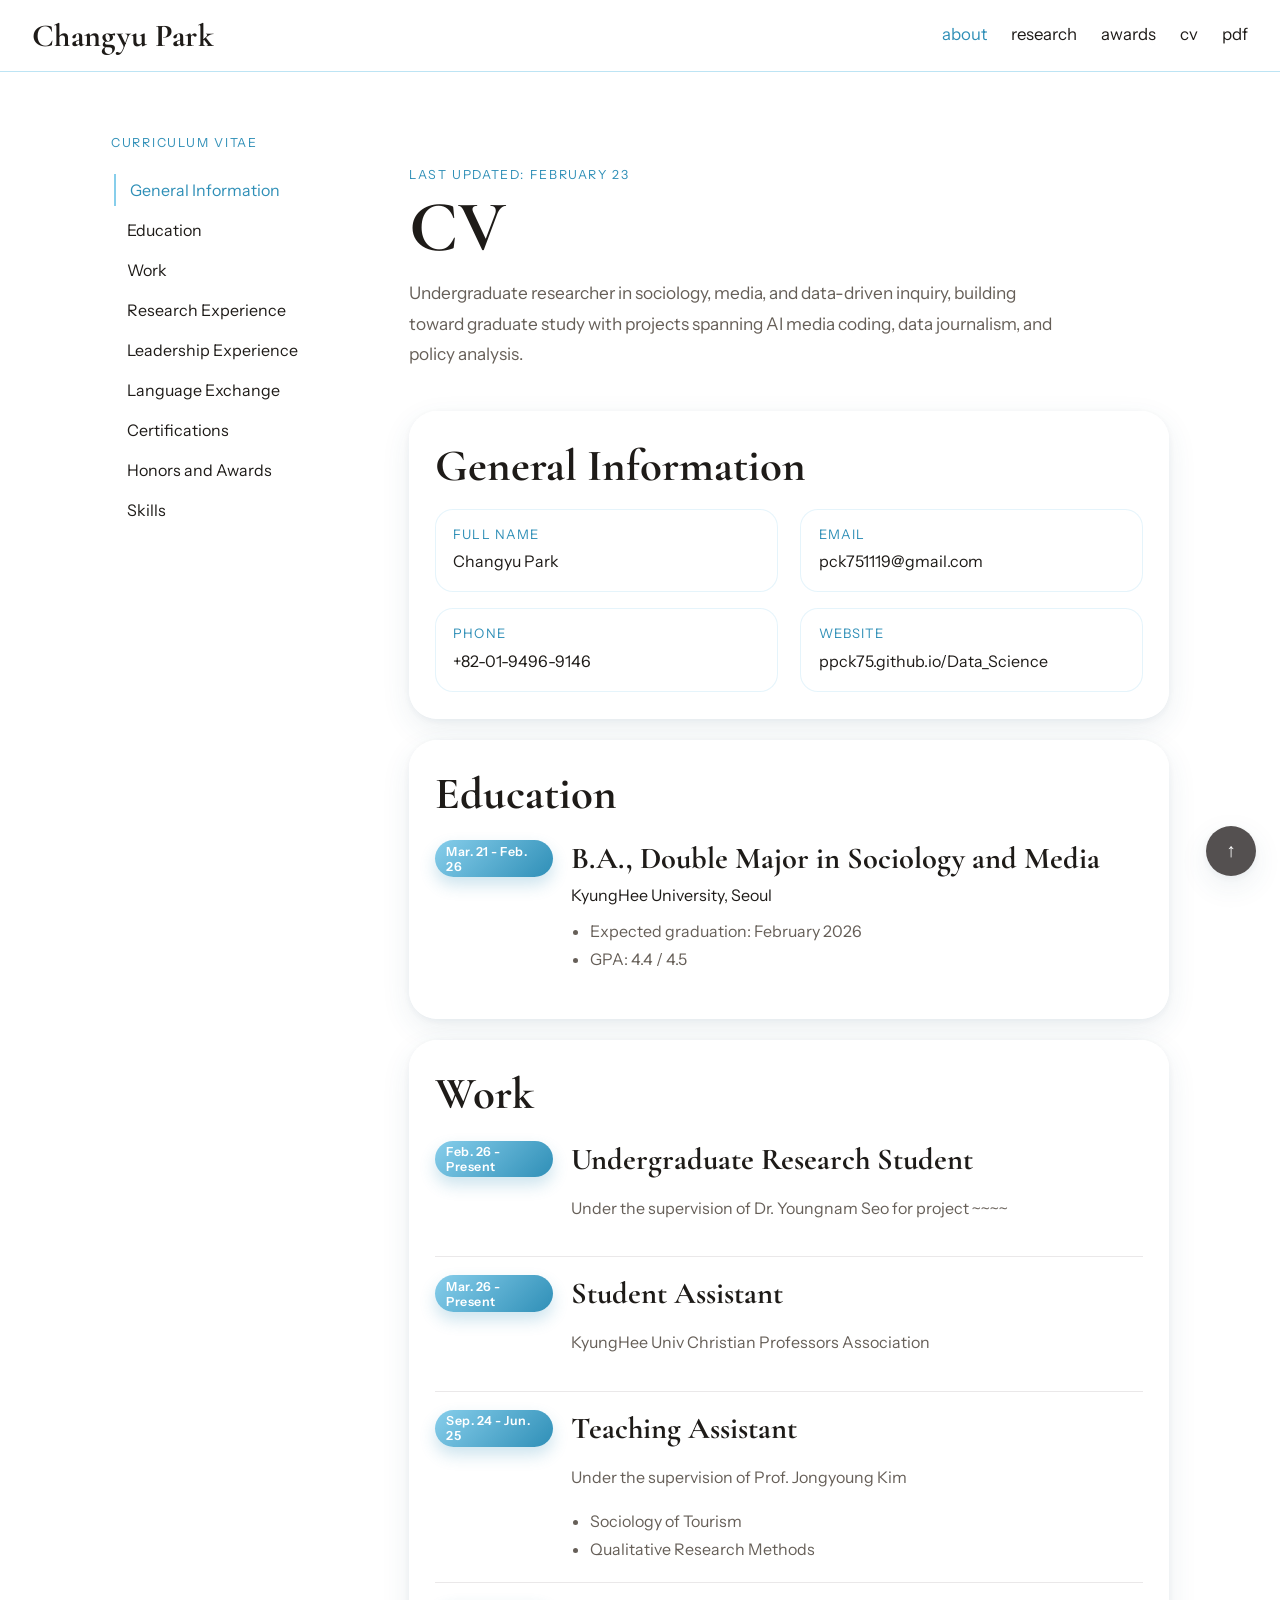
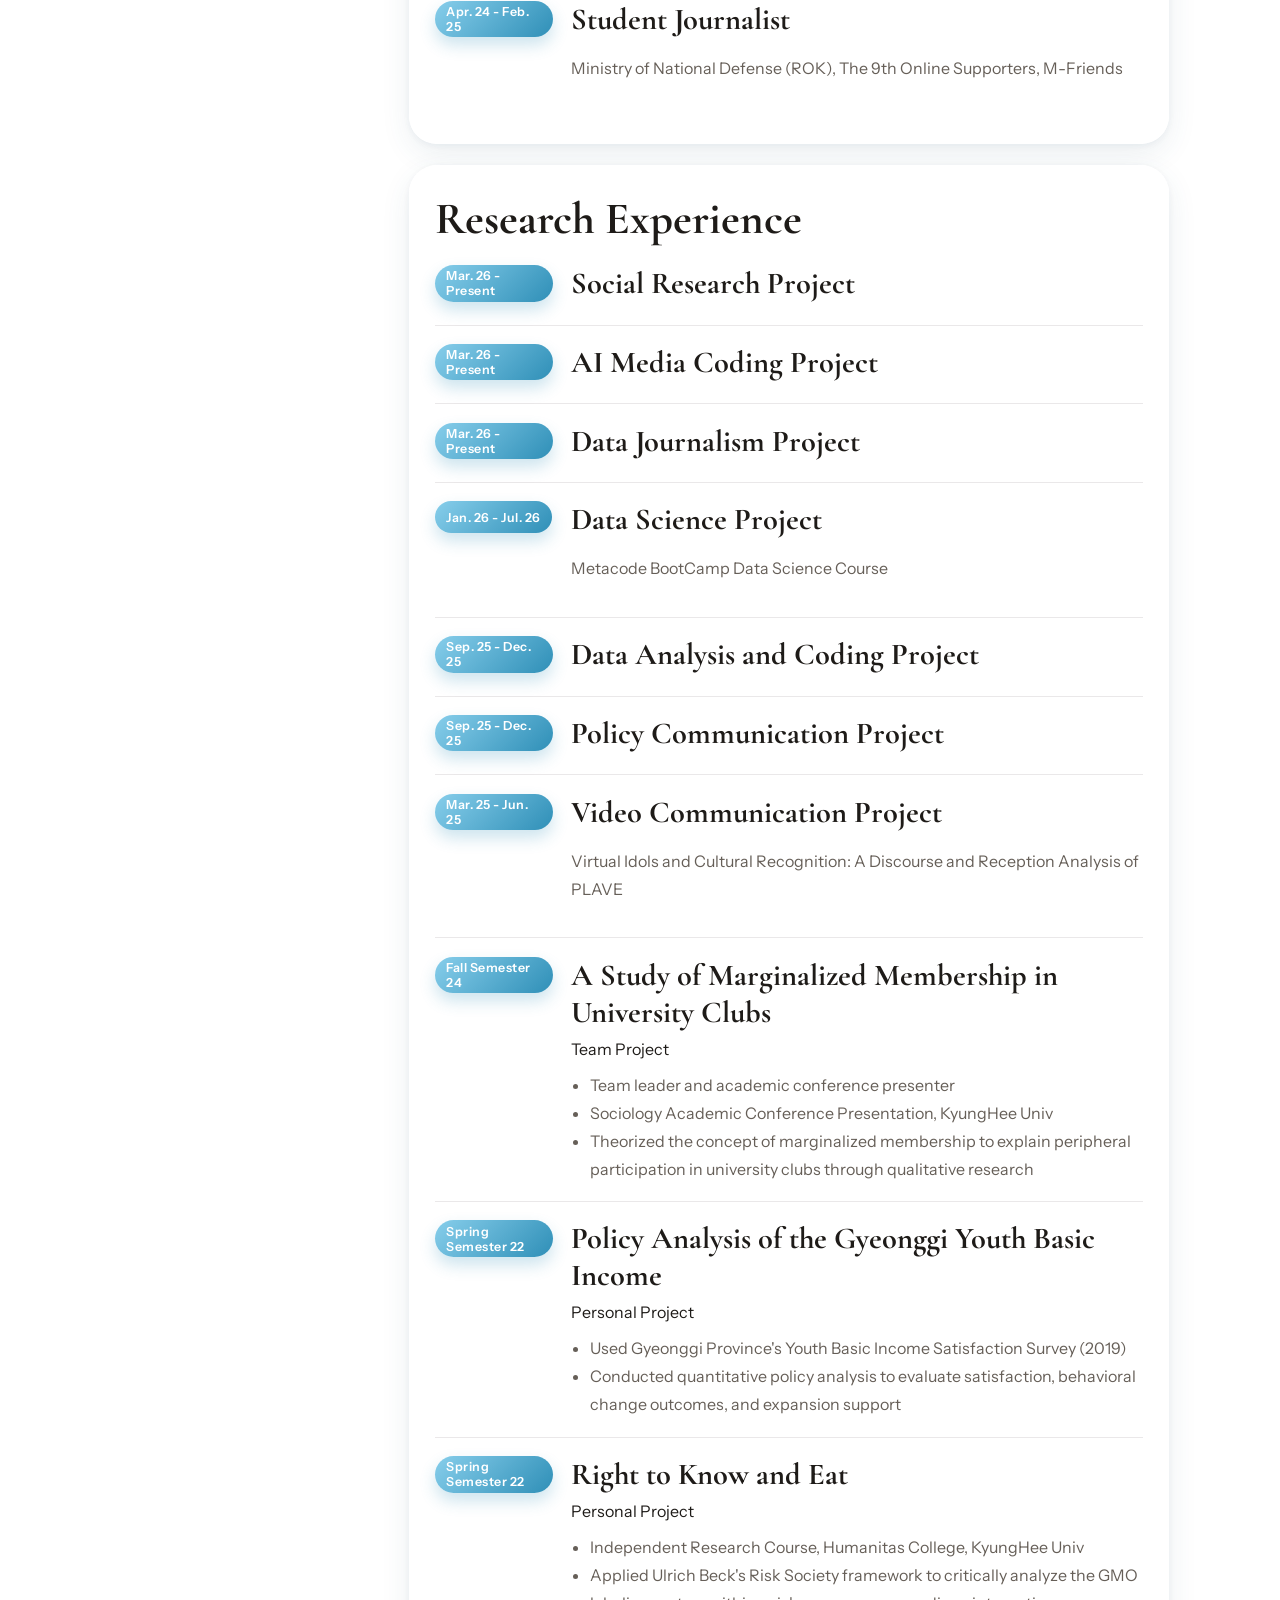
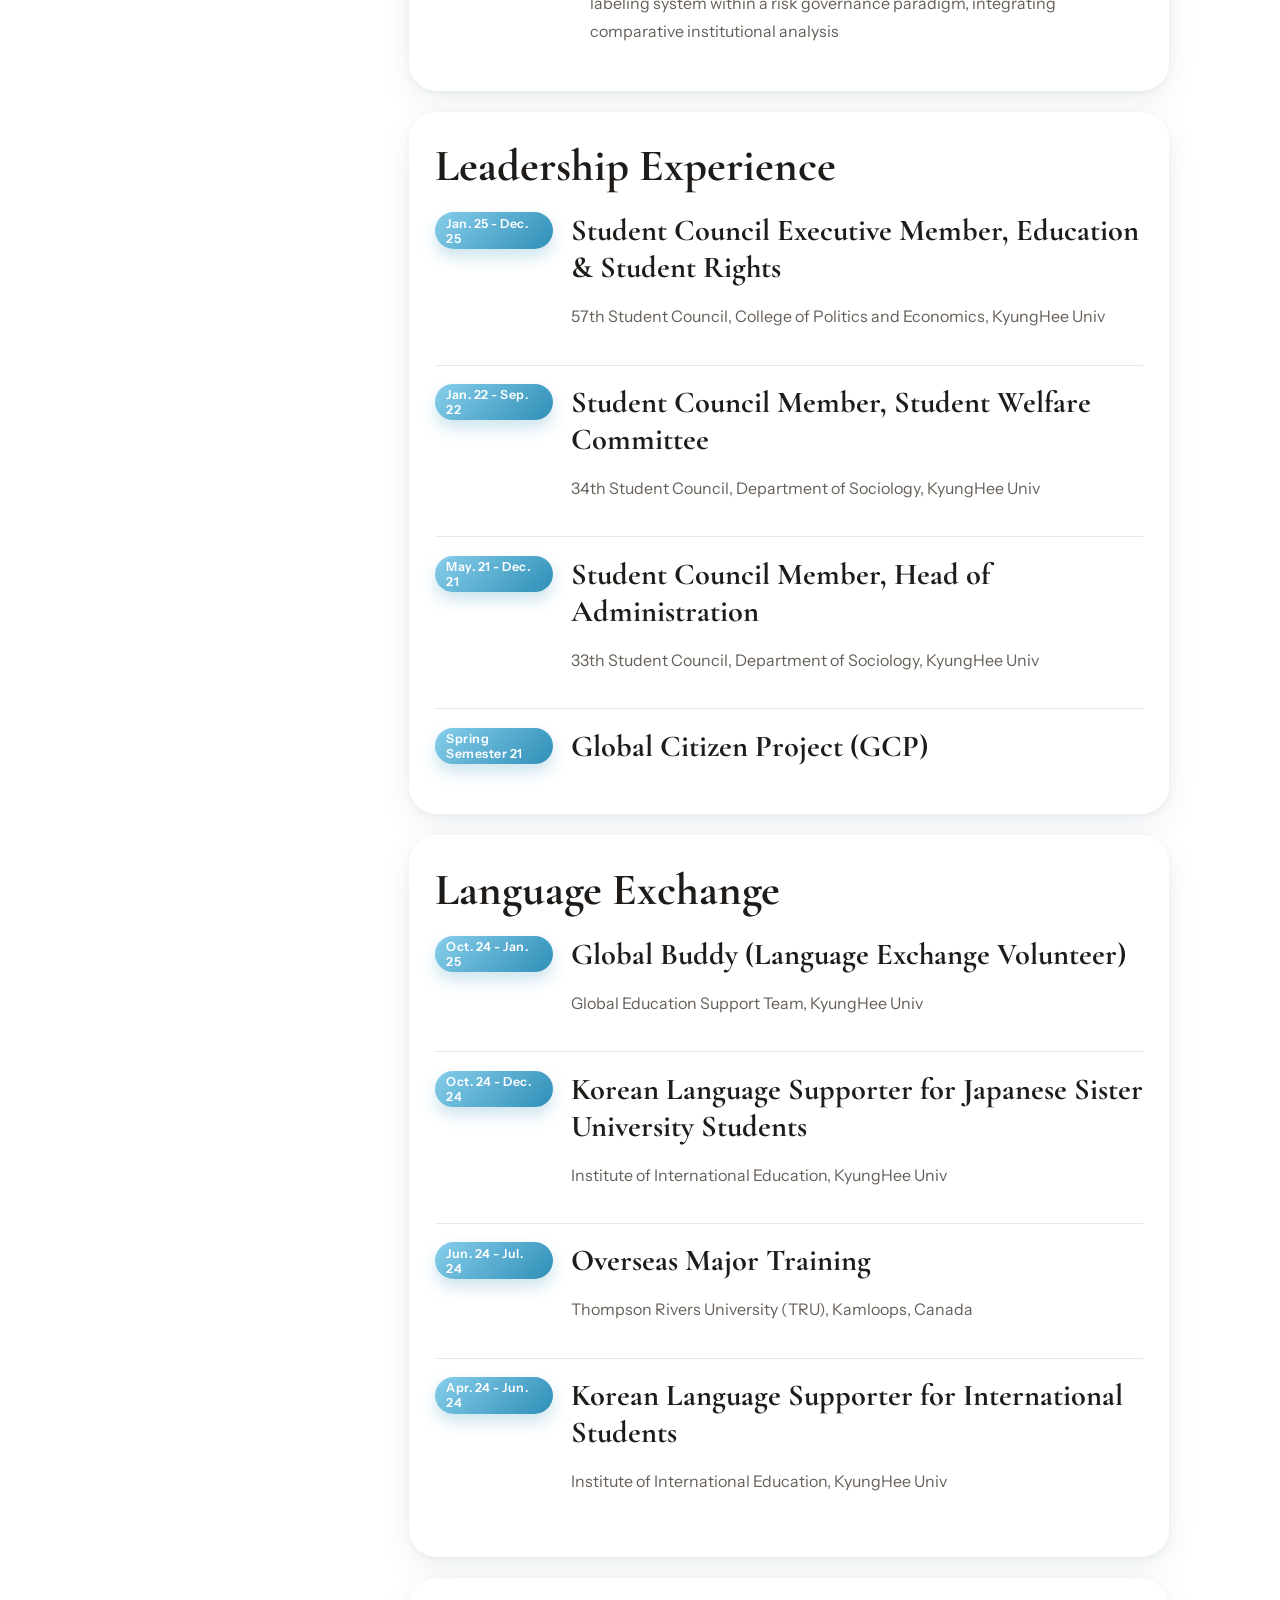
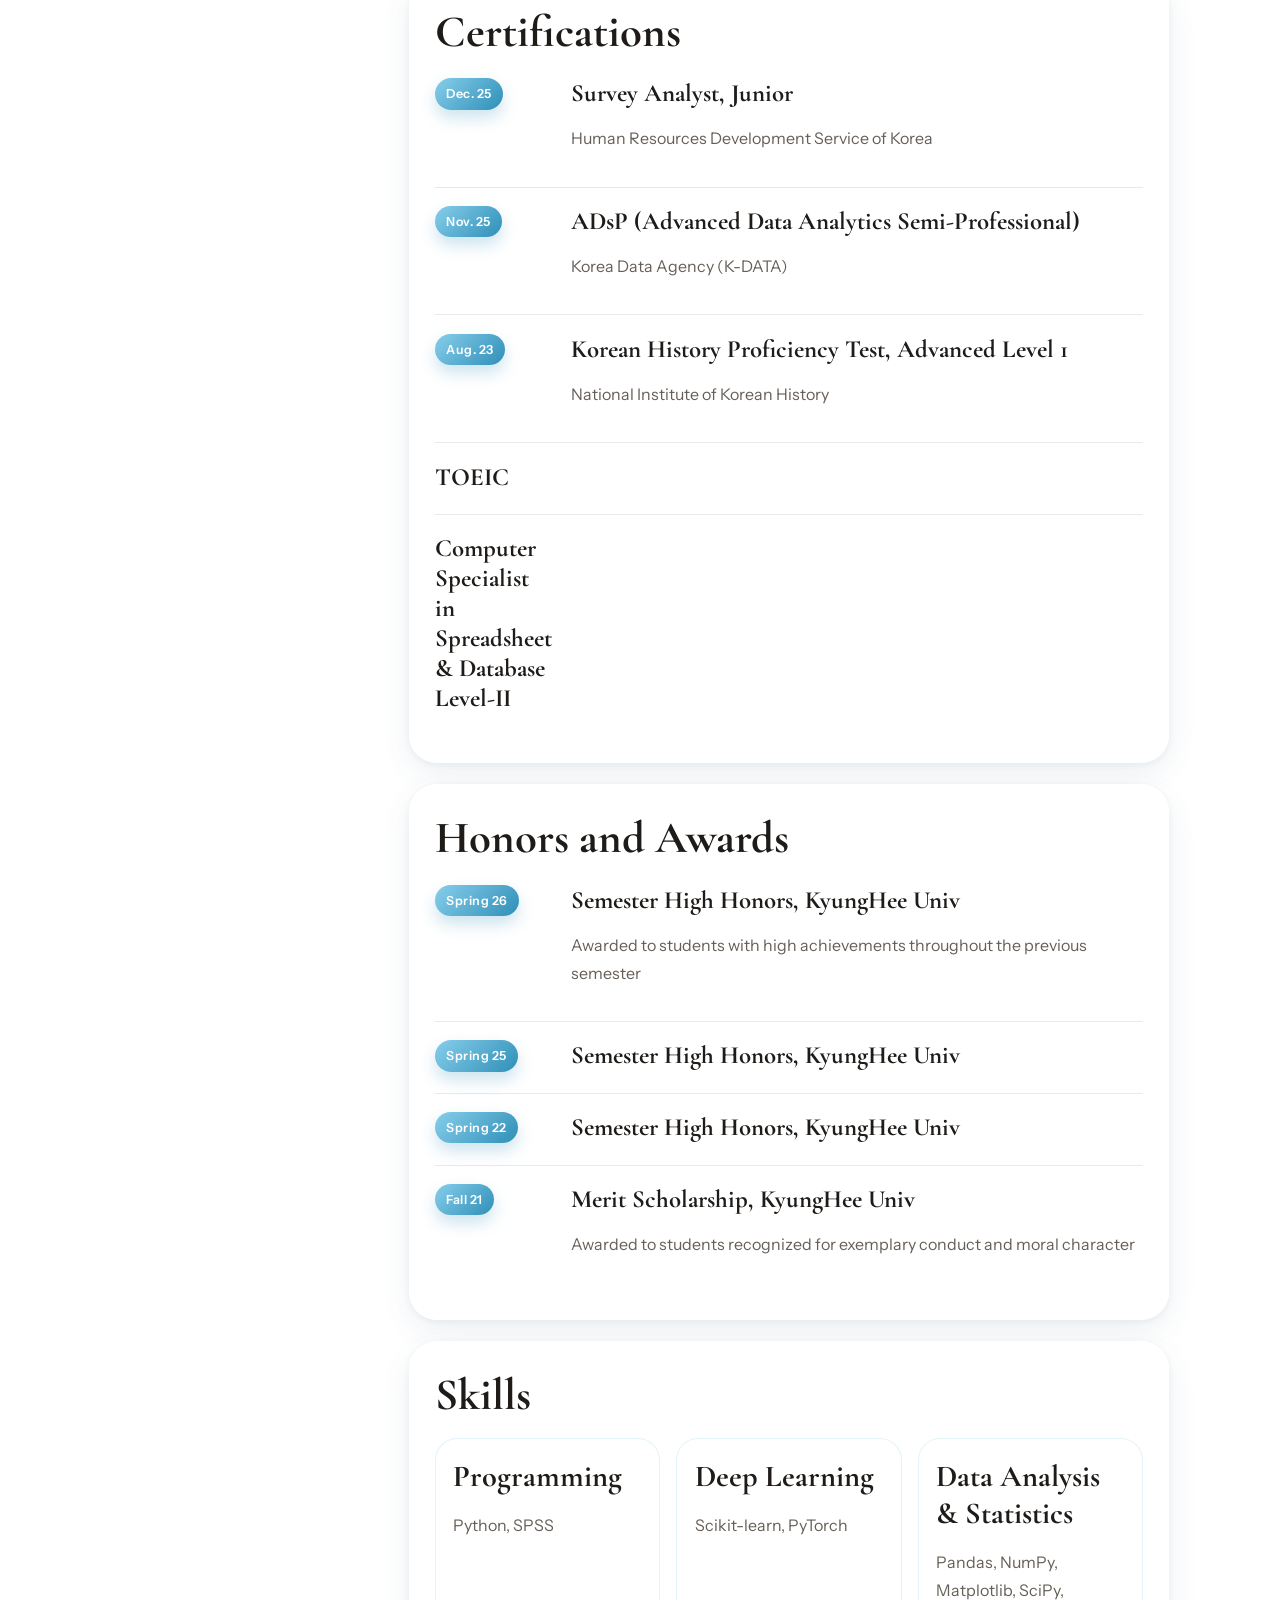
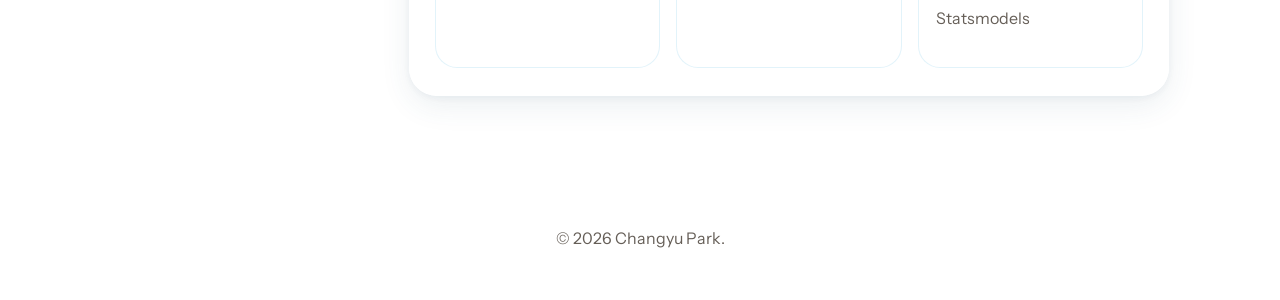
<file: cv_homepage/index.html>
<!DOCTYPE html>
<html lang="en">
  <head>
    <!-- Google tag (gtag.js) -->
    <script async src="https://www.googletagmanager.com/gtag/js?id=G-F74MNB8VTR"></script>
    <script>
      window.dataLayer = window.dataLayer || [];
      function gtag(){dataLayer.push(arguments);}
      gtag('js', new Date());

      gtag('config', 'G-F74MNB8VTR');
    </script>

    <meta charset="UTF-8" />
    <meta name="viewport" content="width=device-width, initial-scale=1.0" />
    <title>Changyu Park | Curriculum Vitae</title>
    <meta
      name="description"
      content="Curriculum Vitae website for Changyu Park."
    />
    <link rel="preconnect" href="https://fonts.googleapis.com" />
    <link rel="preconnect" href="https://fonts.gstatic.com" crossorigin />
    <link
      href="https://fonts.googleapis.com/css2?family=Cormorant+Garamond:wght@500;600;700&family=Instrument+Sans:wght@400;500;600&display=swap"
      rel="stylesheet"
    />
    <link rel="stylesheet" href="styles.css" />
  </head>
  <body>
    <div class="page-shell">
      <header class="topbar">
        <a class="brand" href="#hero">Changyu Park</a>
        <nav class="topnav" aria-label="Primary">
          <a href="#general">about</a>
          <a href="#research">research</a>
          <a href="#honors">awards</a>
          <a class="active" href="#cv">cv</a>
          <a href="대학원 컨택 영문이력서_0219_최신.pdf" target="_blank" rel="noreferrer">pdf</a>
        </nav>
      </header>

      <main class="layout" id="cv">
        <aside class="sidebar">
          <p class="sidebar-label">Curriculum Vitae</p>
          <nav class="section-nav" aria-label="CV sections">
            <a href="#general">General Information</a>
            <a href="#education">Education</a>
            <a href="#work">Work</a>
            <a href="#research">Research Experience</a>
            <a href="#leadership">Leadership Experience</a>
            <a href="#language">Language Exchange</a>
            <a href="#certifications">Certifications</a>
            <a href="#honors">Honors and Awards</a>
            <a href="#skills">Skills</a>
          </nav>
        </aside>

        <div class="content">
          <section class="hero" id="hero">
            <p class="eyebrow">Last updated: February 23</p>
            <h1>CV</h1>
            <p class="hero-copy">
              Undergraduate researcher in sociology, media, and data-driven inquiry,
              building toward graduate study with projects spanning AI media coding,
              data journalism, and policy analysis.
            </p>
          </section>

          <section class="card" id="general">
            <h2>General Information</h2>
            <dl class="info-grid">
              <div>
                <dt>Full Name</dt>
                <dd>Changyu Park</dd>
              </div>
              <div>
                <dt>Email</dt>
                <dd><a href="mailto:pck751119@gmail.com">pck751119@gmail.com</a></dd>
              </div>
              <div>
                <dt>Phone</dt>
                <dd>+82-01-9496-9146</dd>
              </div>
              <div>
                <dt>Website</dt>
                <dd>
                  <a href="https://ppck75.github.io/Data_Science/" target="_blank" rel="noreferrer">
                    ppck75.github.io/Data_Science
                  </a>
                </dd>
              </div>
            </dl>
          </section>

          <section class="card" id="education">
            <h2>Education</h2>
            <article class="timeline-item">
              <span class="date-pill">Mar. 21 - Feb. 26</span>
              <div>
                <h3>B.A., Double Major in Sociology and Media</h3>
                <p class="meta">KyungHee University, Seoul</p>
                <ul>
                  <li>Expected graduation: February 2026</li>
                  <li>GPA: 4.4 / 4.5</li>
                </ul>
              </div>
            </article>
          </section>

          <section class="card" id="work">
            <h2>Work</h2>
            <article class="timeline-item">
              <span class="date-pill">Feb. 26 - Present</span>
              <div>
                <h3>Undergraduate Research Student</h3>
                <p>Under the supervision of Dr. Youngnam Seo for project ~~~~</p>
              </div>
            </article>
            <article class="timeline-item">
              <span class="date-pill">Mar. 26 - Present</span>
              <div>
                <h3>Student Assistant</h3>
                <p>KyungHee Univ Christian Professors Association</p>
              </div>
            </article>
            <article class="timeline-item">
              <span class="date-pill">Sep. 24 - Jun. 25</span>
              <div>
                <h3>Teaching Assistant</h3>
                <p>Under the supervision of Prof. Jongyoung Kim</p>
                <ul>
                  <li>Sociology of Tourism</li>
                  <li>Qualitative Research Methods</li>
                </ul>
              </div>
            </article>
            <article class="timeline-item">
              <span class="date-pill">Apr. 24 - Feb. 25</span>
              <div>
                <h3>Student Journalist</h3>
                <p>Ministry of National Defense (ROK), The 9th Online Supporters, M-Friends</p>
              </div>
            </article>
          </section>

          <section class="card" id="research">
            <h2>Research Experience</h2>
            <article class="timeline-item">
              <span class="date-pill">Mar. 26 - Present</span>
              <div>
                <h3>Social Research Project</h3>
              </div>
            </article>
            <article class="timeline-item">
              <span class="date-pill">Mar. 26 - Present</span>
              <div>
                <h3>AI Media Coding Project</h3>
              </div>
            </article>
            <article class="timeline-item">
              <span class="date-pill">Mar. 26 - Present</span>
              <div>
                <h3>Data Journalism Project</h3>
              </div>
            </article>
            <article class="timeline-item">
              <span class="date-pill">Jan. 26 - Jul. 26</span>
              <div>
                <h3>Data Science Project</h3>
                <p>Metacode BootCamp Data Science Course</p>
              </div>
            </article>
            <article class="timeline-item">
              <span class="date-pill">Sep. 25 - Dec. 25</span>
              <div>
                <h3>Data Analysis and Coding Project</h3>
              </div>
            </article>
            <article class="timeline-item">
              <span class="date-pill">Sep. 25 - Dec. 25</span>
              <div>
                <h3>Policy Communication Project</h3>
              </div>
            </article>
            <article class="timeline-item">
              <span class="date-pill">Mar. 25 - Jun. 25</span>
              <div>
                <h3>Video Communication Project</h3>
                <p>
                  Virtual Idols and Cultural Recognition: A Discourse and Reception Analysis
                  of PLAVE
                </p>
              </div>
            </article>
            <article class="timeline-item">
              <span class="date-pill">Fall Semester 24</span>
              <div>
                <h3>A Study of Marginalized Membership in University Clubs</h3>
                <p class="meta">Team Project</p>
                <ul>
                  <li>Team leader and academic conference presenter</li>
                  <li>Sociology Academic Conference Presentation, KyungHee Univ</li>
                  <li>
                    Theorized the concept of marginalized membership to explain
                    peripheral participation in university clubs through qualitative
                    research
                  </li>
                </ul>
              </div>
            </article>
            <article class="timeline-item">
              <span class="date-pill">Spring Semester 22</span>
              <div>
                <h3>Policy Analysis of the Gyeonggi Youth Basic Income</h3>
                <p class="meta">Personal Project</p>
                <ul>
                  <li>Used Gyeonggi Province's Youth Basic Income Satisfaction Survey (2019)</li>
                  <li>
                    Conducted quantitative policy analysis to evaluate satisfaction,
                    behavioral change outcomes, and expansion support
                  </li>
                </ul>
              </div>
            </article>
            <article class="timeline-item">
              <span class="date-pill">Spring Semester 22</span>
              <div>
                <h3>Right to Know and Eat</h3>
                <p class="meta">Personal Project</p>
                <ul>
                  <li>Independent Research Course, Humanitas College, KyungHee Univ</li>
                  <li>
                    Applied Ulrich Beck's Risk Society framework to critically analyze
                    the GMO labeling system within a risk governance paradigm, integrating
                    comparative institutional analysis
                  </li>
                </ul>
              </div>
            </article>
          </section>

          <section class="card" id="leadership">
            <h2>Leadership Experience</h2>
            <article class="timeline-item">
              <span class="date-pill">Jan. 25 - Dec. 25</span>
              <div>
                <h3>Student Council Executive Member, Education &amp; Student Rights</h3>
                <p>57th Student Council, College of Politics and Economics, KyungHee Univ</p>
              </div>
            </article>
            <article class="timeline-item">
              <span class="date-pill">Jan. 22 - Sep. 22</span>
              <div>
                <h3>Student Council Member, Student Welfare Committee</h3>
                <p>34th Student Council, Department of Sociology, KyungHee Univ</p>
              </div>
            </article>
            <article class="timeline-item">
              <span class="date-pill">May. 21 - Dec. 21</span>
              <div>
                <h3>Student Council Member, Head of Administration</h3>
                <p>33th Student Council, Department of Sociology, KyungHee Univ</p>
              </div>
            </article>
            <article class="timeline-item">
              <span class="date-pill">Spring Semester 21</span>
              <div>
                <h3>Global Citizen Project (GCP)</h3>
              </div>
            </article>
          </section>

          <section class="card" id="language">
            <h2>Language Exchange</h2>
            <article class="timeline-item">
              <span class="date-pill">Oct. 24 - Jan. 25</span>
              <div>
                <h3>Global Buddy (Language Exchange Volunteer)</h3>
                <p>Global Education Support Team, KyungHee Univ</p>
              </div>
            </article>
            <article class="timeline-item">
              <span class="date-pill">Oct. 24 - Dec. 24</span>
              <div>
                <h3>Korean Language Supporter for Japanese Sister University Students</h3>
                <p>Institute of International Education, KyungHee Univ</p>
              </div>
            </article>
            <article class="timeline-item">
              <span class="date-pill">Jun. 24 - Jul. 24</span>
              <div>
                <h3>Overseas Major Training</h3>
                <p>Thompson Rivers University (TRU), Kamloops, Canada</p>
              </div>
            </article>
            <article class="timeline-item">
              <span class="date-pill">Apr. 24 - Jun. 24</span>
              <div>
                <h3>Korean Language Supporter for International Students</h3>
                <p>Institute of International Education, KyungHee Univ</p>
              </div>
            </article>
          </section>

          <section class="card" id="certifications">
            <h2>Certifications</h2>
            <article class="timeline-item compact">
              <span class="date-pill">Dec. 25</span>
              <div>
                <h3>Survey Analyst, Junior</h3>
                <p>Human Resources Development Service of Korea</p>
              </div>
            </article>
            <article class="timeline-item compact">
              <span class="date-pill">Nov. 25</span>
              <div>
                <h3>ADsP (Advanced Data Analytics Semi-Professional)</h3>
                <p>Korea Data Agency (K-DATA)</p>
              </div>
            </article>
            <article class="timeline-item compact">
              <span class="date-pill">Aug. 23</span>
              <div>
                <h3>Korean History Proficiency Test, Advanced Level 1</h3>
                <p>National Institute of Korean History</p>
              </div>
            </article>
            <article class="plain-item">
              <h3>TOEIC</h3>
            </article>
            <article class="plain-item">
              <h3>Computer Specialist in Spreadsheet &amp; Database Level-II</h3>
            </article>
          </section>

          <section class="card" id="honors">
            <h2>Honors and Awards</h2>
            <article class="timeline-item compact">
              <span class="date-pill">Spring 26</span>
              <div>
                <h3>Semester High Honors, KyungHee Univ</h3>
                <p>Awarded to students with high achievements throughout the previous semester</p>
              </div>
            </article>
            <article class="timeline-item compact">
              <span class="date-pill">Spring 25</span>
              <div>
                <h3>Semester High Honors, KyungHee Univ</h3>
              </div>
            </article>
            <article class="timeline-item compact">
              <span class="date-pill">Spring 22</span>
              <div>
                <h3>Semester High Honors, KyungHee Univ</h3>
              </div>
            </article>
            <article class="timeline-item compact">
              <span class="date-pill">Fall 21</span>
              <div>
                <h3>Merit Scholarship, KyungHee Univ</h3>
                <p>Awarded to students recognized for exemplary conduct and moral character</p>
              </div>
            </article>
          </section>

          <section class="card" id="skills">
            <h2>Skills</h2>
            <div class="skill-grid">
              <article>
                <h3>Programming</h3>
                <p>Python, SPSS</p>
              </article>
              <article>
                <h3>Deep Learning</h3>
                <p>Scikit-learn, PyTorch</p>
              </article>
              <article>
                <h3>Data Analysis &amp; Statistics</h3>
                <p>Pandas, NumPy, Matplotlib, SciPy, Statsmodels</p>
              </article>
            </div>
          </section>
        </div>
      </main>

      <button class="to-top" type="button" aria-label="Back to top">↑</button>

      <footer class="footer">
        <p>© 2026 Changyu Park.</p>
      </footer>
    </div>

    <script src="script.js"></script>
  </body>
</html>
</file>
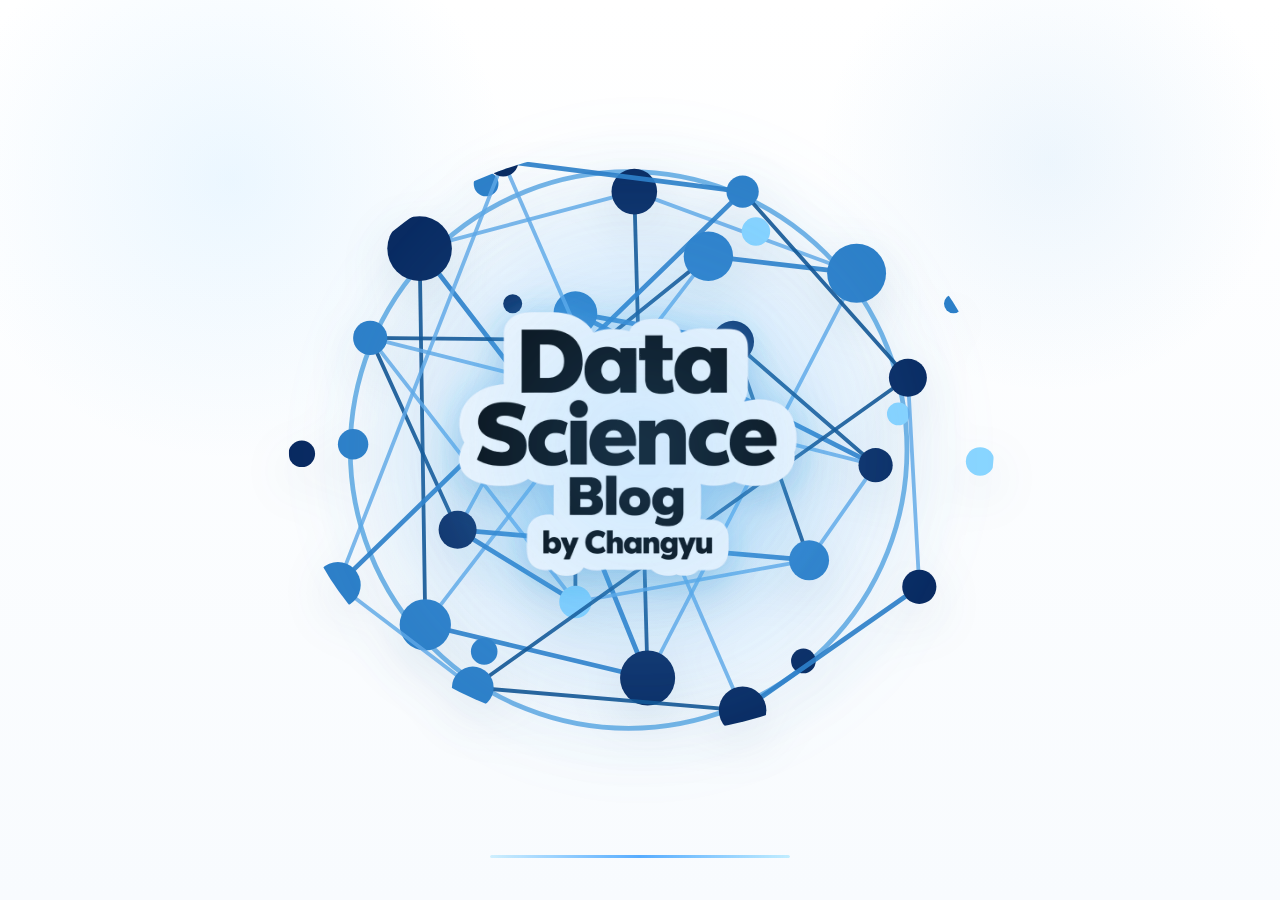
<file: animated-logo-preview.html>
<!DOCTYPE html>
<html lang="ko">
  <head>
    <meta charset="UTF-8" />
    <meta http-equiv="refresh" content="3.5;url=./" />
    <meta name="viewport" content="width=device-width, initial-scale=1.0" />
    <title>Animated Logo Preview</title>
    <style>
      :root {
        --bg: #ffffff;
        --blue-1: #89d5ff;
        --blue-2: #60a9e7;
        --blue-3: #2d7fc8;
        --blue-4: #0f518f;
        --blue-5: #092a61;
      }

      * {
        box-sizing: border-box;
      }

      html,
      body {
        margin: 0;
        min-height: 100%;
        background:
          radial-gradient(circle at 18% 20%, rgba(124, 201, 255, 0.14), transparent 22%),
          radial-gradient(circle at 82% 18%, rgba(117, 185, 240, 0.12), transparent 18%),
          linear-gradient(180deg, #ffffff 0%, #f8fbfe 100%);
        font-family: "Segoe UI", "Apple SD Gothic Neo", "Malgun Gothic",
          sans-serif;
      }

      body {
        display: grid;
        place-items: center;
        overflow: hidden;
      }

      .stage {
        position: relative;
        width: 100vw;
        min-height: 100vh;
        display: grid;
        place-items: center;
        padding: clamp(24px, 5vw, 56px);
      }

      svg {
        width: min(92vw, 760px);
        height: auto;
        overflow: visible;
      }

      .splash-field {
        position: relative;
        width: min(100%, 900px);
        min-height: min(86vh, 860px);
        display: grid;
        place-items: center;
      }

      .splash-field::before,
      .splash-field::after {
        content: "";
        position: absolute;
        inset: 0;
        pointer-events: none;
      }

      .splash-field::before {
        background:
          radial-gradient(circle at center, rgba(87, 179, 248, 0.16), rgba(87, 179, 248, 0.07) 34%, transparent 58%);
        filter: blur(20px);
        animation: haloPulse 4.6s ease-in-out infinite;
      }

      .splash-field::after {
        inset: 10%;
        border-radius: 50%;
        background:
          radial-gradient(circle, rgba(81, 173, 255, 0.16), rgba(81, 173, 255, 0.06) 42%, transparent 64%);
        filter: blur(26px);
        animation: logoAura 3.8s ease-in-out infinite;
      }

      .logo-root {
        filter: drop-shadow(0 18px 26px rgba(28, 72, 114, 0.12));
        transform: translateX(-12px);
      }

      .network-shell {
        opacity: 0;
        animation:
          revealLogo 1.15s cubic-bezier(0.22, 1, 0.36, 1) forwards,
          floatLogo 5.4s ease-in-out 1.15s infinite;
        transform-origin: 400px 400px;
      }

      .network-back {
        transform-origin: 400px 400px;
        animation: spinSlow 36s linear 1.2s infinite;
      }

      .network-mid {
        transform-origin: 400px 400px;
        animation: spinReverse 42s linear 1.2s infinite;
      }

      .network-front {
        transform-origin: 400px 400px;
        animation: spinSlowWide 54s linear 1.2s infinite;
      }

      .orbit {
        fill: none;
        stroke: rgba(90, 166, 226, 0.84);
        stroke-width: 5;
      }

      .line-light {
        stroke: var(--blue-2);
        stroke-width: 4;
        stroke-linecap: round;
        opacity: 0.82;
      }

      .line-mid {
        stroke: var(--blue-3);
        stroke-width: 5;
        stroke-linecap: round;
        opacity: 0.92;
      }

      .line-dark {
        stroke: var(--blue-4);
        stroke-width: 4;
        stroke-linecap: round;
        opacity: 0.9;
      }

      .node-light {
        fill: var(--blue-1);
      }

      .node-mid {
        fill: var(--blue-3);
      }

      .node-dark {
        fill: var(--blue-5);
      }

      .node-large {
        animation: pulseNode 4.4s ease-in-out infinite;
        transform-origin: center;
      }

      .node-small {
        animation: pulseNode 5.6s ease-in-out infinite;
        transform-origin: center;
      }

      .label-group {
        opacity: 0;
        transform: translateX(-24px);
        animation: revealLabel 1s cubic-bezier(0.22, 1, 0.36, 1) 0.38s forwards;
        isolation: isolate;
      }

      .label-image {
        filter: url(#imageShadow);
      }

      .label-aura {
        opacity: 0.98;
        animation: logoAura 4.2s ease-in-out infinite;
        transform-origin: 400px 430px;
      }

      .badge-glow {
        opacity: 0.78;
        animation: haloPulse 4s ease-in-out infinite;
      }

      .progress {
        position: fixed;
        left: 50%;
        bottom: clamp(26px, 5vh, 42px);
        transform: translateX(-50%);
        width: min(72vw, 300px);
        height: 3px;
        border-radius: 999px;
        background: rgba(172, 223, 255, 0.24);
        overflow: hidden;
        z-index: 5;
      }

      .progress::after {
        content: "";
        display: block;
        width: 100%;
        height: 100%;
        border-radius: inherit;
        background: linear-gradient(90deg, rgba(114, 216, 255, 0.2), rgba(79, 168, 255, 0.95), rgba(143, 227, 255, 0.42));
        transform-origin: left center;
        animation: loadBar 3.5s linear forwards;
      }

      @keyframes revealLogo {
        from {
          opacity: 0;
          transform: translateX(-38px) scale(0.985);
          clip-path: inset(0 100% 0 0 round 50%);
        }
        to {
          opacity: 1;
          transform: translateX(0) scale(1);
          clip-path: inset(0 0 0 0 round 50%);
        }
      }

      @keyframes revealLabel {
        from {
          opacity: 0;
          transform: translateX(-26px);
        }
        to {
          opacity: 1;
          transform: translateX(0);
        }
      }

      @keyframes floatLogo {
        0%,
        100% {
          transform: translateY(0);
        }
        50% {
          transform: translateY(-12px);
        }
      }

      @keyframes spinSlow {
        from {
          rotate: 0deg;
        }
        to {
          rotate: 360deg;
        }ㅍ
      }

      @keyframes spinReverse {
        from {
          rotate: 0deg;
        }
        to {
          rotate: -360deg;
        }
      }

      @keyframes spinSlowWide {
        from {
          rotate: 0deg;
        }
        to {
          rotate: 360deg;
        }
      }

      @keyframes pulseNode {
        0%,
        100% {
          transform: scale(1);
        }
        50% {
          transform: scale(1.08);
        }
      }

      @keyframes haloPulse {
        0%,
        100% {
          opacity: 0.56;
          transform: scale(0.985);
        }
        50% {
          opacity: 1;
          transform: scale(1.015);
        }
      }

      @keyframes logoAura {
        0%,
        100% {
          opacity: 0.5;
          transform: scale(0.97);
        }
        50% {
          opacity: 1;
          transform: scale(1.03);
        }
      }

      @keyframes loadBar {
        from {
          transform: scaleX(0);
        }
        to {
          transform: scaleX(1);
        }
      }

      @media (max-width: 720px) {
        svg {
          width: min(96vw, 640px);
        }
      }

      @media (prefers-reduced-motion: reduce) {
        *,
        *::before,
        *::after {
          animation-duration: 0.01ms !important;
          animation-iteration-count: 1 !important;
          transition-duration: 0.01ms !important;
        }
      }
    </style>
  </head>
  <body>
    <main class="stage">
      <section class="splash-field" aria-label="Animated logo preview">
        <svg viewBox="0 0 800 800" role="img" aria-label="Animated Data Science Changyu logo">
          <defs>
            <filter id="imageShadow" x="-20%" y="-20%" width="140%" height="140%">
              <feDropShadow dx="0" dy="16" stdDeviation="16" flood-color="rgba(18, 60, 102, 0.1)" />
              <feDropShadow dx="0" dy="0" stdDeviation="14" flood-color="rgba(96, 188, 255, 0.24)" />
              <feDropShadow dx="0" dy="0" stdDeviation="24" flood-color="rgba(124, 210, 255, 0.12)" />
            </filter>
            <radialGradient id="outerGlow" cx="50%" cy="50%" r="50%">
              <stop offset="0%" stop-color="rgba(104, 194, 255, 0.26)" />
              <stop offset="55%" stop-color="rgba(104, 194, 255, 0.08)" />
              <stop offset="100%" stop-color="rgba(104, 194, 255, 0)" />
            </radialGradient>
            <radialGradient id="labelGlow" cx="50%" cy="50%" r="50%">
              <stop offset="0%" stop-color="rgba(121, 201, 255, 0.28)" />
              <stop offset="48%" stop-color="rgba(121, 201, 255, 0.12)" />
              <stop offset="100%" stop-color="rgba(121, 201, 255, 0)" />
            </radialGradient>
          </defs>

          <g class="logo-root">
            <circle class="badge-glow" cx="400" cy="400" r="296" fill="url(#outerGlow)" />

            <g class="network-shell">
              <g class="network-back">
                <circle class="orbit" cx="400" cy="400" r="293" />
                <line class="line-mid" x1="180" y1="188" x2="300" y2="344" />
                <line class="line-light" x1="180" y1="188" x2="406" y2="128" />
                <line class="line-dark" x1="300" y1="344" x2="484" y2="196" />
                <line class="line-mid" x1="484" y1="196" x2="640" y2="214" />
                <line class="line-light" x1="406" y1="128" x2="640" y2="214" />
                <line class="line-dark" x1="180" y1="188" x2="186" y2="584" />
                <line class="line-mid" x1="186" y1="584" x2="420" y2="640" />
                <line class="line-light" x1="420" y1="640" x2="640" y2="214" />
                <line class="line-mid" x1="300" y1="344" x2="420" y2="640" />
                <line class="line-dark" x1="406" y1="128" x2="420" y2="640" />
                <line class="line-light" x1="484" y1="196" x2="186" y2="584" />

                <circle class="node-large node-dark" cx="180" cy="188" r="34" />
                <circle class="node-large node-dark" cx="300" cy="344" r="28" />
                <circle class="node-large node-mid" cx="484" cy="196" r="26" />
                <circle class="node-large node-mid" cx="640" cy="214" r="31" />
                <circle class="node-large node-mid" cx="186" cy="584" r="27" />
                <circle class="node-large node-dark" cx="420" cy="640" r="29" />
                <circle class="node-large node-dark" cx="406" cy="128" r="24" />
                <circle class="node-small node-mid" cx="250" cy="120" r="13" />
                <circle class="node-small node-light" cx="684" cy="362" r="12" />
                <circle class="node-small node-mid" cx="110" cy="394" r="16" />
              </g>

              <g class="network-mid">
                <line class="line-dark" x1="128" y1="282" x2="220" y2="484" />
                <line class="line-light" x1="220" y1="484" x2="344" y2="256" />
                <line class="line-mid" x1="344" y1="256" x2="510" y2="286" />
                <line class="line-dark" x1="510" y1="286" x2="590" y2="516" />
                <line class="line-light" x1="590" y1="516" x2="344" y2="560" />
                <line class="line-mid" x1="344" y1="560" x2="220" y2="484" />
                <line class="line-dark" x1="344" y1="256" x2="344" y2="560" />
                <line class="line-light" x1="128" y1="282" x2="344" y2="560" />
                <line class="line-mid" x1="220" y1="484" x2="590" y2="516" />
                <line class="line-dark" x1="510" y1="286" x2="128" y2="282" />
                <line class="line-light" x1="590" y1="516" x2="660" y2="416" />
                <line class="line-dark" x1="660" y1="416" x2="510" y2="286" />
                <line class="line-mid" x1="660" y1="416" x2="344" y2="256" />
                <line class="line-light" x1="128" y1="282" x2="660" y2="416" />

                <circle class="node-large node-mid" cx="128" cy="282" r="18" />
                <circle class="node-large node-dark" cx="220" cy="484" r="20" />
                <circle class="node-large node-mid" cx="344" cy="256" r="23" />
                <circle class="node-large node-dark" cx="510" cy="286" r="22" />
                <circle class="node-large node-mid" cx="590" cy="516" r="21" />
                <circle class="node-large node-light" cx="344" cy="560" r="17" />
                <circle class="node-large node-dark" cx="660" cy="416" r="18" />
                <circle class="node-small node-dark" cx="278" cy="246" r="10" />
                <circle class="node-small node-mid" cx="248" cy="612" r="14" />
                <circle class="node-small node-light" cx="534" cy="170" r="15" />
                <circle class="node-small node-dark" cx="584" cy="622" r="13" />
              </g>

              <g class="network-front">
                <line class="line-light" x1="94" y1="542" x2="236" y2="650" />
                <line class="line-dark" x1="236" y1="650" x2="520" y2="674" />
                <line class="line-mid" x1="520" y1="674" x2="706" y2="544" />
                <line class="line-light" x1="706" y1="544" x2="694" y2="324" />
                <line class="line-dark" x1="694" y1="324" x2="520" y2="128" />
                <line class="line-mid" x1="520" y1="128" x2="268" y2="96" />
                <line class="line-light" x1="268" y1="96" x2="94" y2="542" />
                <line class="line-dark" x1="236" y1="650" x2="694" y2="324" />
                <line class="line-mid" x1="94" y1="542" x2="520" y2="128" />
                <line class="line-light" x1="520" y1="674" x2="268" y2="96" />

                <circle class="node-large node-mid" cx="94" cy="542" r="24" />
                <circle class="node-large node-mid" cx="236" cy="650" r="22" />
                <circle class="node-large node-dark" cx="520" cy="674" r="25" />
                <circle class="node-large node-dark" cx="706" cy="544" r="18" />
                <circle class="node-large node-dark" cx="694" cy="324" r="20" />
                <circle class="node-large node-mid" cx="520" cy="128" r="17" />
                <circle class="node-large node-dark" cx="268" cy="96" r="16" />
                <circle class="node-small node-light" cx="770" cy="412" r="15" />
                <circle class="node-small node-dark" cx="56" cy="404" r="14" />
                <circle class="node-small node-mid" cx="742" cy="246" r="10" />
                <circle class="node-small node-dark" cx="162" cy="126" r="12" />
              </g>

              <g class="label-group">
                <ellipse
                  class="label-aura"
                  cx="400"
                  cy="426"
                  rx="232"
                  ry="176"
                  fill="url(#labelGlow)"
                />
                <image
                  class="label-image"
                  href="./img/bloglogo_flash.png"
                  x="137"
                  y="150"
                  width="500"
                  height="500"
                  preserveAspectRatio="xMidYMid meet"
                />
              </g>
            </g>
          </g>
        </svg>
        <div class="progress" aria-hidden="true"></div>
      </section>
    </main>
    <script>
      window.sessionStorage.setItem("blogSplashSeen", "true");
      window.setTimeout(function () {
        window.location.href = "./";
      }, 3500);
    </script>
  </body>
</html>
</file>
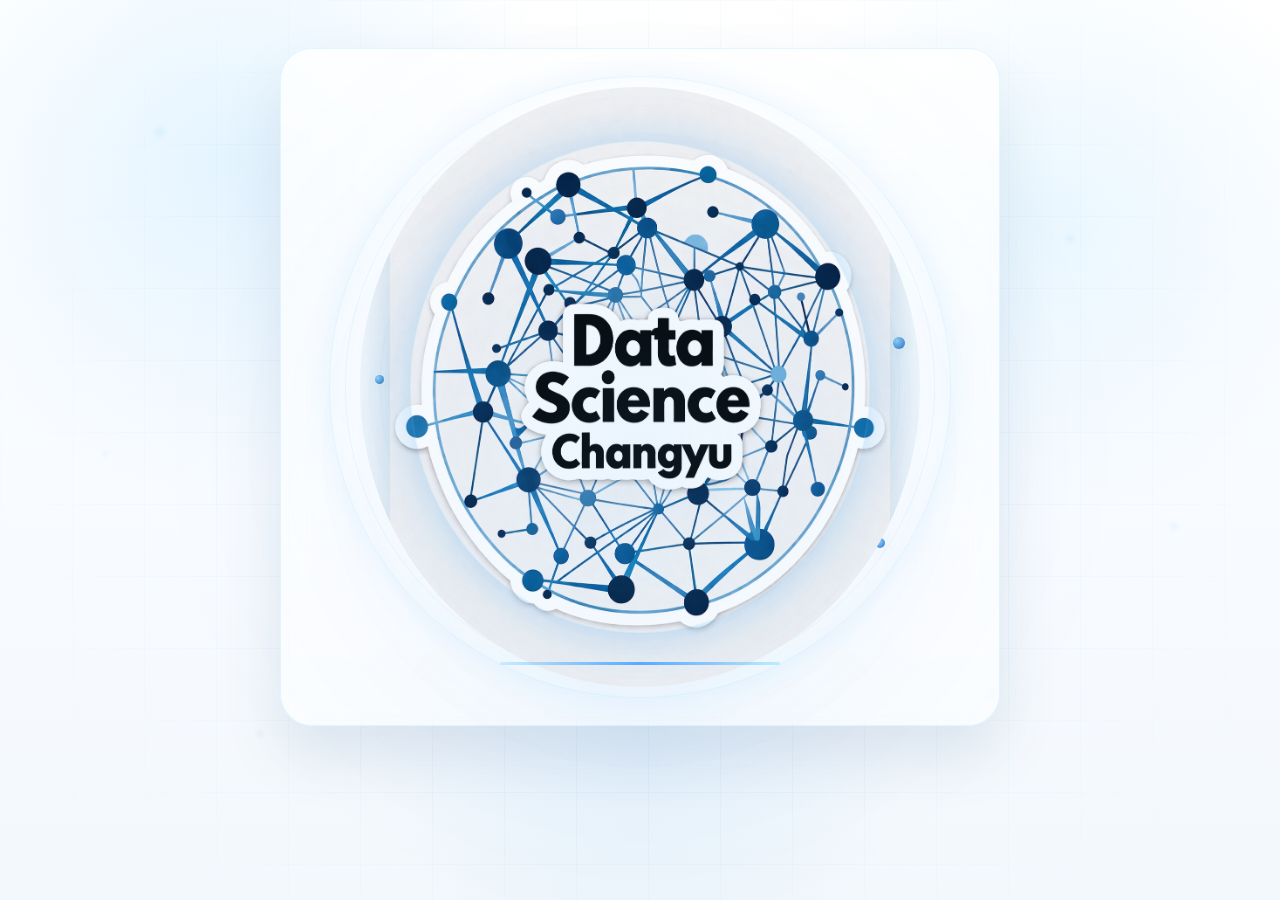
<file: splash.html>
<!DOCTYPE html>
<html lang="ko">
  <head>
    <meta charset="UTF-8" />
    <meta name="viewport" content="width=device-width, initial-scale=1.0" />
    <title>Data Science Changyu | Splash</title>
    <meta
      name="description"
      content="Data Science Changyu 블로그용 애니메이션 스플래시 화면"
    />
    <style>
      :root {
        --bg-base: #ffffff;
        --line: rgba(97, 174, 230, 0.12);
        --glow-main: rgba(75, 170, 255, 0.22);
        --glow-soft: rgba(134, 206, 255, 0.18);
        --card: rgba(255, 255, 255, 0.58);
        --shadow: rgba(42, 86, 132, 0.12);
      }

      * {
        box-sizing: border-box;
      }

      html,
      body {
        width: 100%;
        min-height: 100%;
        margin: 0;
      }

      body {
        display: grid;
        place-items: center;
        overflow: hidden;
        font-family: "Segoe UI", "Apple SD Gothic Neo", "Malgun Gothic",
          sans-serif;
        background:
          radial-gradient(circle at 18% 18%, rgba(115, 200, 255, 0.18), transparent 26%),
          radial-gradient(circle at 82% 24%, rgba(137, 214, 255, 0.16), transparent 24%),
          radial-gradient(circle at 50% 82%, rgba(118, 184, 235, 0.12), transparent 28%),
          linear-gradient(180deg, #ffffff 0%, #f8fbff 55%, #f3f8fc 100%);
      }

      body::before,
      body::after {
        content: "";
        position: fixed;
        inset: 0;
        pointer-events: none;
      }

      body::before {
        background-image:
          linear-gradient(var(--line) 1px, transparent 1px),
          linear-gradient(90deg, var(--line) 1px, transparent 1px);
        background-size: 72px 72px;
        mask-image: radial-gradient(circle at center, black 35%, transparent 88%);
        opacity: 0.55;
      }

      body::after {
        background:
          radial-gradient(circle at center, rgba(105, 194, 255, 0.08), transparent 44%),
          radial-gradient(circle at center, rgba(77, 155, 255, 0.05), transparent 62%);
        animation: backgroundPulse 5s ease-in-out infinite;
      }

      .ambient {
        position: fixed;
        inset: 0;
        pointer-events: none;
        overflow: hidden;
      }

      .ambient span {
        position: absolute;
        display: block;
        border-radius: 999px;
        background: radial-gradient(circle, rgba(140, 216, 255, 0.6), rgba(28, 105, 187, 0.04) 72%, transparent 74%);
        filter: blur(2px);
        animation: drift var(--duration) ease-in-out infinite;
        animation-delay: var(--delay);
        opacity: 0.4;
      }

      .ambient span:nth-child(1) {
        top: 14%;
        left: 12%;
        width: 12px;
        height: 12px;
        --duration: 7s;
        --delay: -2s;
      }

      .ambient span:nth-child(2) {
        top: 26%;
        right: 16%;
        width: 10px;
        height: 10px;
        --duration: 8.5s;
        --delay: -1s;
      }

      .ambient span:nth-child(3) {
        bottom: 18%;
        left: 20%;
        width: 8px;
        height: 8px;
        --duration: 6.8s;
        --delay: -3.2s;
      }

      .ambient span:nth-child(4) {
        bottom: 22%;
        right: 22%;
        width: 14px;
        height: 14px;
        --duration: 9s;
        --delay: -2.4s;
      }

      .ambient span:nth-child(5) {
        top: 50%;
        left: 8%;
        width: 7px;
        height: 7px;
        --duration: 7.4s;
        --delay: -1.7s;
      }

      .ambient span:nth-child(6) {
        top: 58%;
        right: 8%;
        width: 9px;
        height: 9px;
        --duration: 8.8s;
        --delay: -4s;
      }

      .splash-shell {
        position: relative;
        width: min(92vw, 960px);
        min-height: min(84vh, 720px);
        display: grid;
        place-items: center;
        padding: clamp(28px, 5vw, 48px);
      }

      .splash-shell::before {
        content: "";
        position: absolute;
        width: min(74vw, 680px);
        aspect-ratio: 1;
        border-radius: 50%;
        background:
          radial-gradient(circle, rgba(77, 173, 255, 0.12), rgba(77, 173, 255, 0.05) 38%, transparent 65%);
        filter: blur(12px);
        animation: backgroundPulse 4.8s ease-in-out infinite;
      }

      .panel {
        position: relative;
        width: min(100%, 720px);
        padding: clamp(20px, 3vw, 28px);
        border: 1px solid rgba(147, 212, 255, 0.22);
        border-radius: 32px;
        background: linear-gradient(180deg, rgba(255, 255, 255, 0.8), var(--card));
        backdrop-filter: blur(18px);
        box-shadow:
          0 30px 60px var(--shadow),
          inset 0 1px 0 rgba(255, 255, 255, 0.78);
      }

      .logo-stage {
        position: relative;
        display: grid;
        place-items: center;
        min-height: min(70vh, 620px);
        isolation: isolate;
      }

      .logo-stage .orbit {
        position: absolute;
        border-radius: 50%;
        border: 1px solid rgba(126, 188, 235, 0.2);
        pointer-events: none;
        animation: orbitTurn var(--duration) linear infinite;
        animation-delay: 2.1s;
      }

      .logo-stage .orbit.one {
        width: min(76vw, 590px);
        aspect-ratio: 1;
        opacity: 0.55;
        --duration: 28s;
      }

      .logo-stage .orbit.two {
        width: min(67vw, 520px);
        aspect-ratio: 1;
        opacity: 0.45;
        transform: rotate(12deg);
        --duration: 34s;
      }

      .logo-stage .orbit.three {
        width: min(58vw, 450px);
        aspect-ratio: 1;
        opacity: 0.36;
        transform: rotate(-10deg);
        --duration: 24s;
      }

      .logo-stage .node {
        position: absolute;
        width: var(--size);
        height: var(--size);
        border-radius: 50%;
        background: radial-gradient(circle at 30% 30%, #88d8ff 0%, #2f84d7 62%, #1a4c88 100%);
        box-shadow: 0 0 18px rgba(78, 166, 237, 0.18);
        animation:
          nodeFloat var(--float-duration) ease-in-out infinite,
          nodeFade 1s ease forwards;
        animation-delay: calc(2s + var(--delay));
        opacity: 0;
        pointer-events: none;
      }

      .logo-stage .node.n1 {
        top: 19%;
        left: 17%;
        --size: 11px;
        --float-duration: 7s;
        --delay: 0.1s;
      }

      .logo-stage .node.n2 {
        top: 16%;
        right: 20%;
        --size: 14px;
        --float-duration: 8.2s;
        --delay: 0.25s;
      }

      .logo-stage .node.n3 {
        right: 13%;
        bottom: 24%;
        --size: 10px;
        --float-duration: 7.6s;
        --delay: 0.4s;
      }

      .logo-stage .node.n4 {
        bottom: 19%;
        left: 21%;
        --size: 13px;
        --float-duration: 8.4s;
        --delay: 0.55s;
      }

      .logo-stage .node.n5 {
        top: 48%;
        left: 10%;
        --size: 9px;
        --float-duration: 7.3s;
        --delay: 0.7s;
      }

      .logo-stage .node.n6 {
        top: 42%;
        right: 10%;
        --size: 12px;
        --float-duration: 7.9s;
        --delay: 0.85s;
      }

      .logo-stage::before,
      .logo-stage::after {
        content: "";
        position: absolute;
        border-radius: 50%;
        pointer-events: none;
      }

      .logo-stage::before {
        width: min(68vw, 540px);
        aspect-ratio: 1;
        background: radial-gradient(circle, var(--glow-main), rgba(34, 117, 208, 0.05) 52%, transparent 70%);
        filter: blur(14px);
        animation: haloBeat 3.8s ease-in-out infinite;
      }

      .logo-stage::after {
        width: min(76vw, 620px);
        aspect-ratio: 1;
        border: 1px solid rgba(146, 213, 255, 0.2);
        box-shadow:
          0 0 28px rgba(67, 162, 255, 0.1),
          inset 0 0 28px rgba(120, 205, 255, 0.06);
        animation: ringPulse 4.6s ease-in-out infinite;
      }

      .logo-wrap {
        position: relative;
        display: grid;
        place-items: center;
        width: min(72vw, 560px);
        aspect-ratio: 1;
        opacity: 0;
        animation:
          revealFromLeft 1.25s cubic-bezier(0.22, 1, 0.36, 1) forwards,
          floatLogo 5.2s ease-in-out 1.25s infinite;
        z-index: 2;
      }

      .logo-wrap::before,
      .logo-wrap::after {
        content: "";
        position: absolute;
        inset: 12%;
        border-radius: 50%;
        pointer-events: none;
      }

      .logo-wrap::before {
        background: radial-gradient(circle, rgba(127, 207, 255, 0.22), transparent 62%);
        filter: blur(18px);
        animation: logoGlow 3.2s ease-in-out 1.25s infinite;
      }

      .logo-wrap::after {
        inset: 9%;
        border: 1px solid rgba(151, 218, 255, 0.18);
        box-shadow:
          0 0 32px rgba(84, 180, 255, 0.22),
          0 0 72px rgba(45, 132, 214, 0.14);
        animation: ringPulse 5s ease-in-out 1.25s infinite;
      }

      .logo {
        position: relative;
        width: 100%;
        max-width: 500px;
        height: auto;
        object-fit: contain;
        filter:
          drop-shadow(0 14px 28px rgba(8, 18, 35, 0.14))
          drop-shadow(0 0 36px rgba(92, 184, 255, 0.12));
        user-select: none;
        -webkit-user-drag: none;
      }

      .progress {
        position: absolute;
        left: 50%;
        bottom: clamp(24px, 4vw, 32px);
        transform: translateX(-50%);
        width: min(78%, 280px);
        height: 3px;
        border-radius: 999px;
        background: rgba(172, 223, 255, 0.22);
        overflow: hidden;
        z-index: 3;
      }

      .progress::after {
        content: "";
        display: block;
        width: 100%;
        height: 100%;
        border-radius: inherit;
        background: linear-gradient(90deg, rgba(114, 216, 255, 0.2), rgba(79, 168, 255, 0.95), rgba(143, 227, 255, 0.4));
        transform-origin: left center;
        animation: loadBar 3s linear forwards;
      }

      @keyframes revealFromLeft {
        from {
          opacity: 0;
          transform: translateX(-42px) scale(0.98);
          clip-path: inset(0 100% 0 0 round 50%);
        }
        to {
          opacity: 1;
          transform: translateX(0) scale(1);
          clip-path: inset(0 0 0 0 round 50%);
        }
      }

      @keyframes floatLogo {
        0%,
        100% {
          transform: translateY(0);
        }
        50% {
          transform: translateY(-14px);
        }
      }

      @keyframes logoGlow {
        0%,
        100% {
          opacity: 0.58;
          transform: scale(0.96);
        }
        50% {
          opacity: 1;
          transform: scale(1.04);
        }
      }

      @keyframes haloBeat {
        0%,
        100% {
          transform: scale(0.96);
          opacity: 0.6;
        }
        50% {
          transform: scale(1.04);
          opacity: 1;
        }
      }

      @keyframes ringPulse {
        0%,
        100% {
          transform: scale(0.98);
          opacity: 0.38;
        }
        50% {
          transform: scale(1.02);
          opacity: 0.9;
        }
      }

      @keyframes backgroundPulse {
        0%,
        100% {
          opacity: 0.58;
          transform: scale(0.98);
        }
        50% {
          opacity: 1;
          transform: scale(1.03);
        }
      }

      @keyframes drift {
        0%,
        100% {
          transform: translate3d(0, 0, 0) scale(0.95);
        }
        50% {
          transform: translate3d(0, -18px, 0) scale(1.08);
        }
      }

      @keyframes loadBar {
        from {
          transform: scaleX(0);
        }
        to {
          transform: scaleX(1);
        }
      }

      @keyframes orbitTurn {
        from {
          rotate: 0deg;
        }
        to {
          rotate: 360deg;
        }
      }

      @keyframes nodeFloat {
        0%,
        100% {
          transform: translate3d(0, 0, 0) scale(1);
        }
        50% {
          transform: translate3d(0, -6px, 0) scale(1.06);
        }
      }

      @keyframes nodeFade {
        from {
          opacity: 0;
        }
        to {
          opacity: 0.82;
        }
      }

      @media (max-width: 768px) {
        .panel {
          border-radius: 24px;
        }

        .logo-wrap {
          width: min(82vw, 430px);
        }

        .logo-stage::before {
          width: min(88vw, 440px);
        }

        .logo-stage::after {
          width: min(92vw, 500px);
        }

        .logo {
          max-width: 400px;
        }
      }

      @media (max-width: 480px) {
        .splash-shell {
          width: 100%;
          min-height: 100vh;
          padding: 18px;
        }

        .panel {
          width: 100%;
          padding: 18px;
        }

        .logo-stage {
          min-height: 68vh;
        }

        .logo-wrap {
          width: min(84vw, 340px);
        }

        .logo {
          max-width: 320px;
        }

        .progress {
          bottom: 18px;
        }
      }

      @media (prefers-reduced-motion: reduce) {
        *,
        *::before,
        *::after {
          animation-duration: 0.01ms !important;
          animation-iteration-count: 1 !important;
          transition-duration: 0.01ms !important;
          scroll-behavior: auto !important;
        }

        .logo-wrap {
          opacity: 1;
        }
      }
    </style>
  </head>
  <body>
    <div class="ambient" aria-hidden="true">
      <span></span>
      <span></span>
      <span></span>
      <span></span>
      <span></span>
      <span></span>
    </div>

    <main class="splash-shell">
      <section class="panel" aria-label="블로그 스플래시 화면">
        <div class="logo-stage">
          <span class="orbit one" aria-hidden="true"></span>
          <span class="orbit two" aria-hidden="true"></span>
          <span class="orbit three" aria-hidden="true"></span>
          <span class="node n1" aria-hidden="true"></span>
          <span class="node n2" aria-hidden="true"></span>
          <span class="node n3" aria-hidden="true"></span>
          <span class="node n4" aria-hidden="true"></span>
          <span class="node n5" aria-hidden="true"></span>
          <span class="node n6" aria-hidden="true"></span>
          <div class="logo-wrap">
            <img
              class="logo"
              src="./img/블로그 로고.png"
              alt="Data Science Changyu 블로그 로고"
            />
          </div>

          <div class="progress" aria-hidden="true"></div>
        </div>
      </section>
    </main>

    <noscript>
      <meta http-equiv="refresh" content="3;url=./" />
    </noscript>

    <script>
      window.sessionStorage.setItem("blogSplashSeen", "true");
      window.setTimeout(function () {
        window.location.href = "./";
      }, 3000);
    </script>
  </body>
</html>
</file>
<file: cv_homepage/styles.css>
:root {
  --bg: #ffffff;
  --bg-accent: #ffffff;
  --surface: rgba(255, 255, 255, 0.96);
  --surface-solid: #fcfbf8;
  --text: #1e1b18;
  --muted: #665f58;
  --line: rgba(51, 33, 43, 0.1);
  --accent: #87ceeb;
  --accent-deep: #2f8fb7;
  --shadow: 0 10px 30px rgba(42, 87, 112, 0.09), 0 2px 8px rgba(42, 87, 112, 0.06);
  --radius: 28px;
  --nav-width: 250px;
}

* {
  box-sizing: border-box;
}

html {
  scroll-behavior: smooth;
}

body {
  margin: 0;
  color: var(--text);
  background: var(--bg-accent);
  font-family: "Instrument Sans", "Segoe UI", sans-serif;
}

a {
  color: inherit;
  text-decoration: none;
}

p,
li,
dd {
  color: var(--muted);
  font-size: 1rem;
  line-height: 1.75;
}

ul {
  margin: 0.5rem 0 0;
  padding-left: 1.15rem;
}

h1,
h2,
h3,
.brand {
  font-family: "Cormorant Garamond", Georgia, serif;
  color: var(--text);
  margin: 0;
}

.page-shell {
  min-height: 100vh;
}

.topbar {
  position: sticky;
  top: 0;
  z-index: 20;
  display: flex;
  justify-content: space-between;
  align-items: center;
  padding: 1rem 2rem;
  border-bottom: 1px solid rgba(135, 206, 235, 0.55);
  backdrop-filter: blur(18px);
  background: rgba(255, 255, 255, 0.94);
}

.brand {
  font-size: 2rem;
  font-weight: 700;
  letter-spacing: 0.01em;
}

.topnav {
  display: flex;
  gap: 1.5rem;
  font-size: 1.05rem;
}

.topnav a {
  position: relative;
  padding-bottom: 0.15rem;
}

.topnav a.active,
.topnav a:hover {
  color: var(--accent-deep);
}

.layout {
  display: grid;
  grid-template-columns: minmax(200px, var(--nav-width)) minmax(0, 760px);
  justify-content: center;
  gap: 3rem;
  padding: 3rem 2rem 6rem;
}

.sidebar {
  position: sticky;
  top: 5.75rem;
  align-self: start;
}

.sidebar-label {
  margin-bottom: 1.25rem;
  text-transform: uppercase;
  letter-spacing: 0.14em;
  font-size: 0.78rem;
  color: var(--accent-deep);
}

.section-nav {
  display: grid;
  gap: 0.55rem;
}

.section-nav a {
  padding: 0.35rem 0 0.35rem 0.9rem;
  border-left: 2px solid transparent;
  transition: color 180ms ease, border-color 180ms ease, transform 180ms ease;
}

.section-nav a:hover,
.section-nav a.is-active {
  color: var(--accent-deep);
  border-left-color: var(--accent);
  transform: translateX(3px);
}

.content {
  display: grid;
  gap: 1.3rem;
}

.hero {
  padding: 2rem 0 0.25rem;
}

.eyebrow {
  margin-bottom: 0.4rem;
  text-transform: uppercase;
  letter-spacing: 0.13em;
  font-size: 0.78rem;
  color: var(--accent-deep);
}

.hero h1 {
  font-size: clamp(3.2rem, 6vw, 4.5rem);
  line-height: 0.95;
  margin-bottom: 0.8rem;
}

.hero-copy {
  max-width: 54ch;
  font-size: 1.08rem;
}

.card {
  padding: 1.65rem 1.55rem;
  background: var(--surface);
  border: 1px solid rgba(255, 255, 255, 0.6);
  border-radius: var(--radius);
  box-shadow: var(--shadow);
  backdrop-filter: blur(12px);
}

.card h2 {
  font-size: clamp(2.15rem, 4vw, 2.8rem);
  margin-bottom: 1rem;
}

.info-grid {
  display: grid;
  grid-template-columns: repeat(2, minmax(0, 1fr));
  gap: 1rem 1.4rem;
  margin: 0;
}

.info-grid div {
  padding: 1rem 1.1rem;
  border-radius: 18px;
  background: rgba(255, 255, 255, 0.55);
  border: 1px solid rgba(135, 206, 235, 0.22);
}

dt {
  margin-bottom: 0.35rem;
  font-size: 0.82rem;
  letter-spacing: 0.08em;
  text-transform: uppercase;
  color: var(--accent-deep);
}

dd {
  margin: 0;
  color: var(--text);
}

.timeline-item,
.plain-item {
  display: grid;
  grid-template-columns: 118px minmax(0, 1fr);
  gap: 1.15rem;
  padding: 1.15rem 0;
  border-top: 1px solid var(--line);
}

.card > .timeline-item:first-of-type,
.card > .plain-item:first-of-type {
  border-top: 0;
  padding-top: 0.2rem;
}

.date-pill {
  align-self: start;
  justify-self: start;
  display: inline-flex;
  align-items: center;
  min-height: 1.95rem;
  padding: 0.2rem 0.72rem;
  border-radius: 999px;
  background: linear-gradient(135deg, var(--accent) 0%, var(--accent-deep) 100%);
  color: white;
  font-size: 0.78rem;
  font-weight: 600;
  letter-spacing: 0.04em;
  box-shadow: 0 8px 16px rgba(47, 143, 183, 0.24);
}

.timeline-item h3,
.plain-item h3,
.skill-grid h3 {
  font-size: 1.9rem;
  margin-bottom: 0.25rem;
}

.timeline-item.compact h3,
.plain-item h3 {
  font-size: 1.55rem;
}

.meta {
  margin: 0 0 0.35rem;
  color: var(--text);
}

.skill-grid {
  display: grid;
  grid-template-columns: repeat(3, minmax(0, 1fr));
  gap: 1rem;
}

.skill-grid article {
  padding: 1.2rem 1.1rem;
  border-radius: 22px;
  background: rgba(255, 255, 255, 0.5);
  border: 1px solid rgba(135, 206, 235, 0.24);
}

.to-top {
  position: fixed;
  right: 1.5rem;
  bottom: 1.5rem;
  width: 3.1rem;
  height: 3.1rem;
  border: 0;
  border-radius: 999px;
  background: rgba(31, 26, 26, 0.76);
  color: white;
  font-size: 1.2rem;
  cursor: pointer;
  box-shadow: var(--shadow);
}

.footer {
  padding: 1rem 2rem 2rem;
  text-align: center;
  color: var(--muted);
}

@media (max-width: 1080px) {
  .layout {
    grid-template-columns: 1fr;
  }

  .sidebar {
    position: static;
  }

  .section-nav {
    grid-template-columns: repeat(2, minmax(0, 1fr));
  }
}

@media (max-width: 720px) {
  .topbar {
    flex-direction: column;
    gap: 0.8rem;
    align-items: flex-start;
    padding: 1rem 1rem 0.9rem;
  }

  .topnav {
    gap: 1rem;
    flex-wrap: wrap;
  }

  .layout {
    padding: 1.5rem 1rem 5rem;
    gap: 1.5rem;
  }

  .section-nav {
    grid-template-columns: 1fr;
  }

  .card {
    padding: 1.25rem 1rem;
    border-radius: 22px;
  }

  .info-grid,
  .skill-grid {
    grid-template-columns: 1fr;
  }

  .timeline-item,
  .plain-item {
    grid-template-columns: 1fr;
    gap: 0.8rem;
  }

  .timeline-item h3,
  .plain-item h3,
  .skill-grid h3 {
    font-size: 1.55rem;
  }
}
</file>
